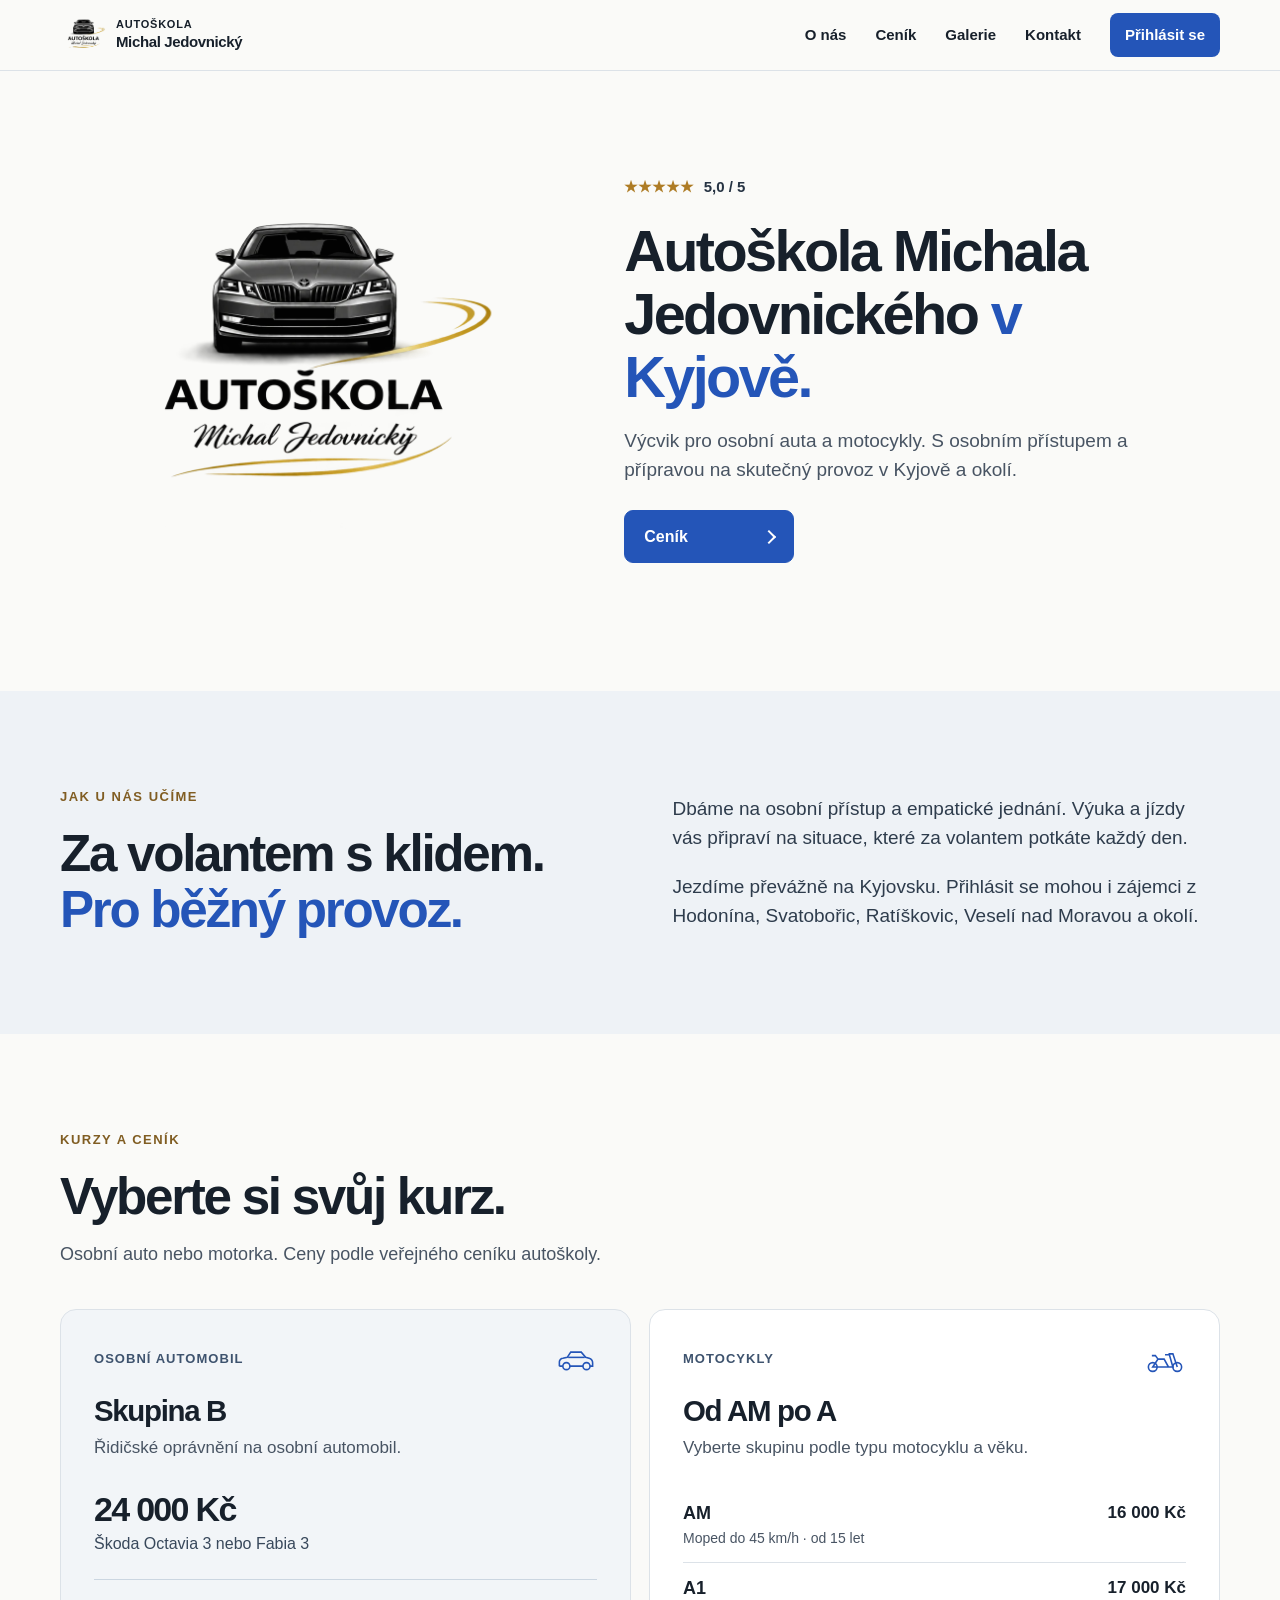
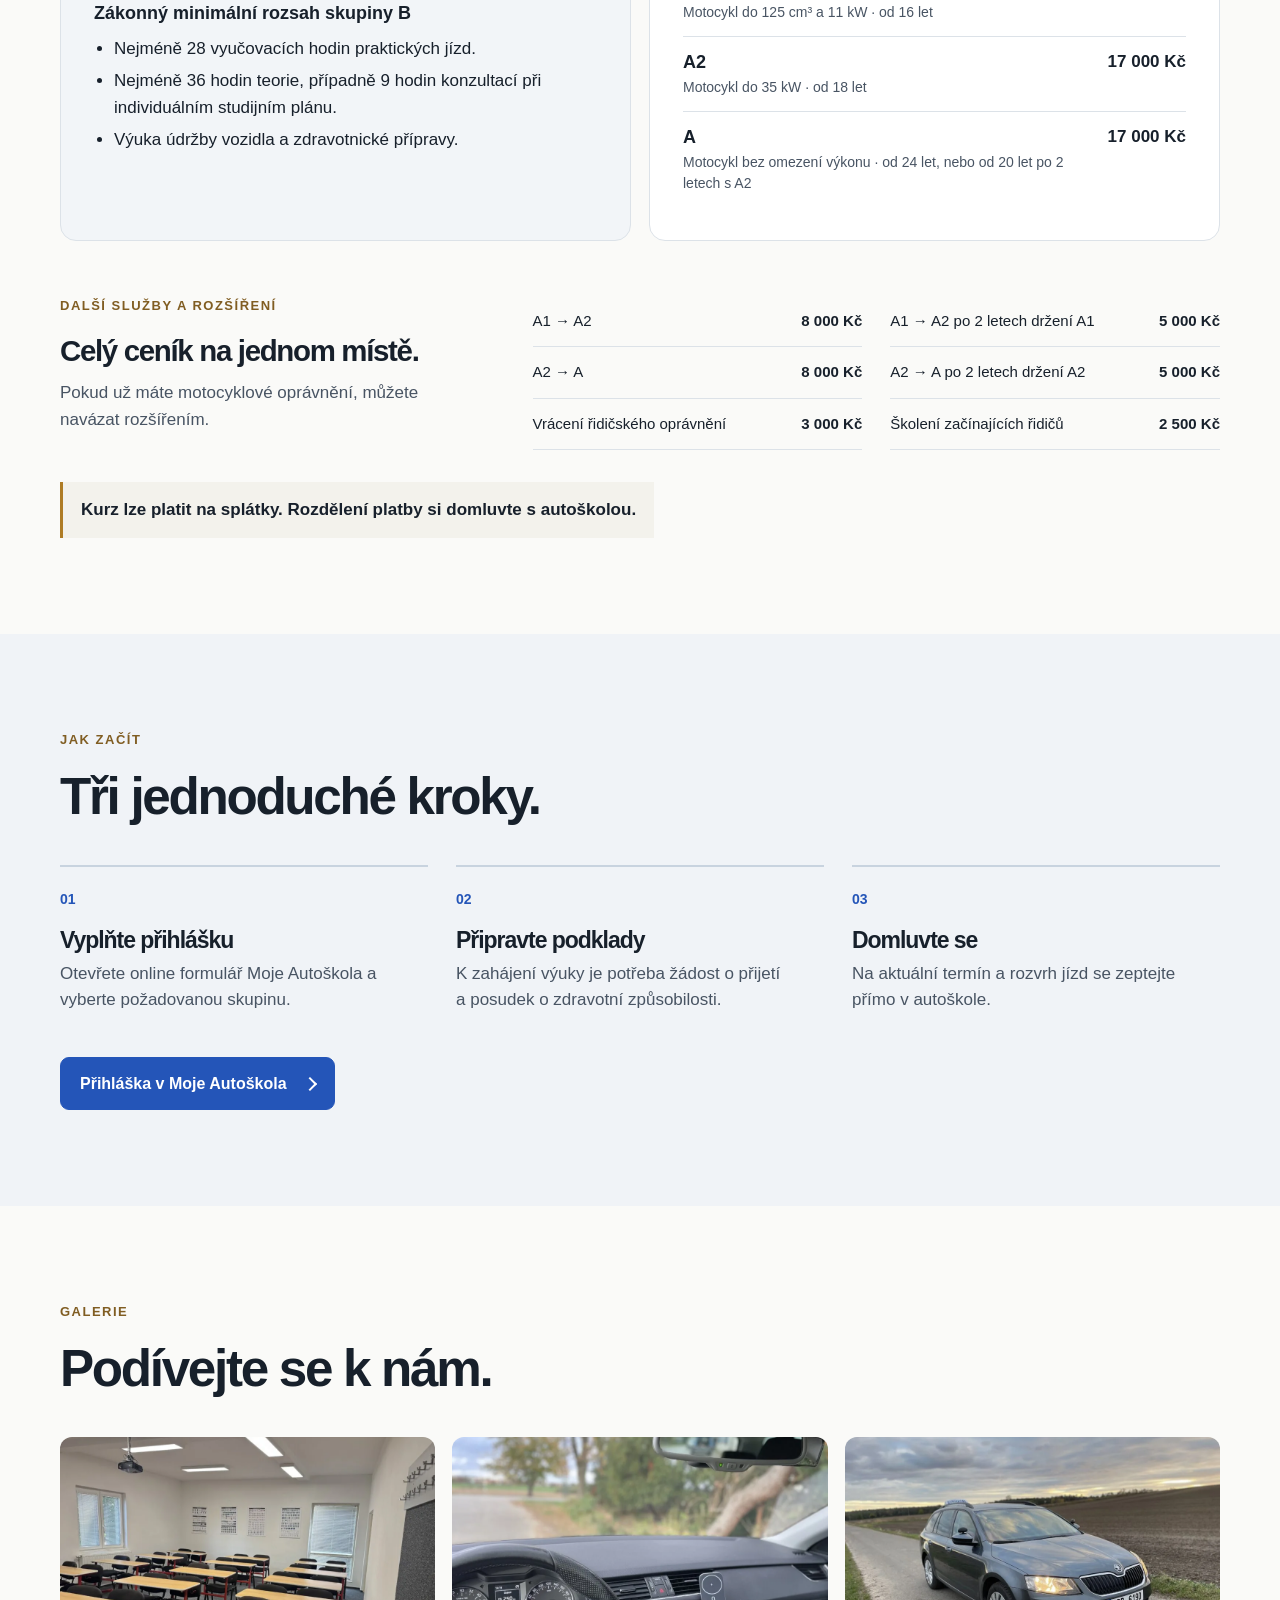
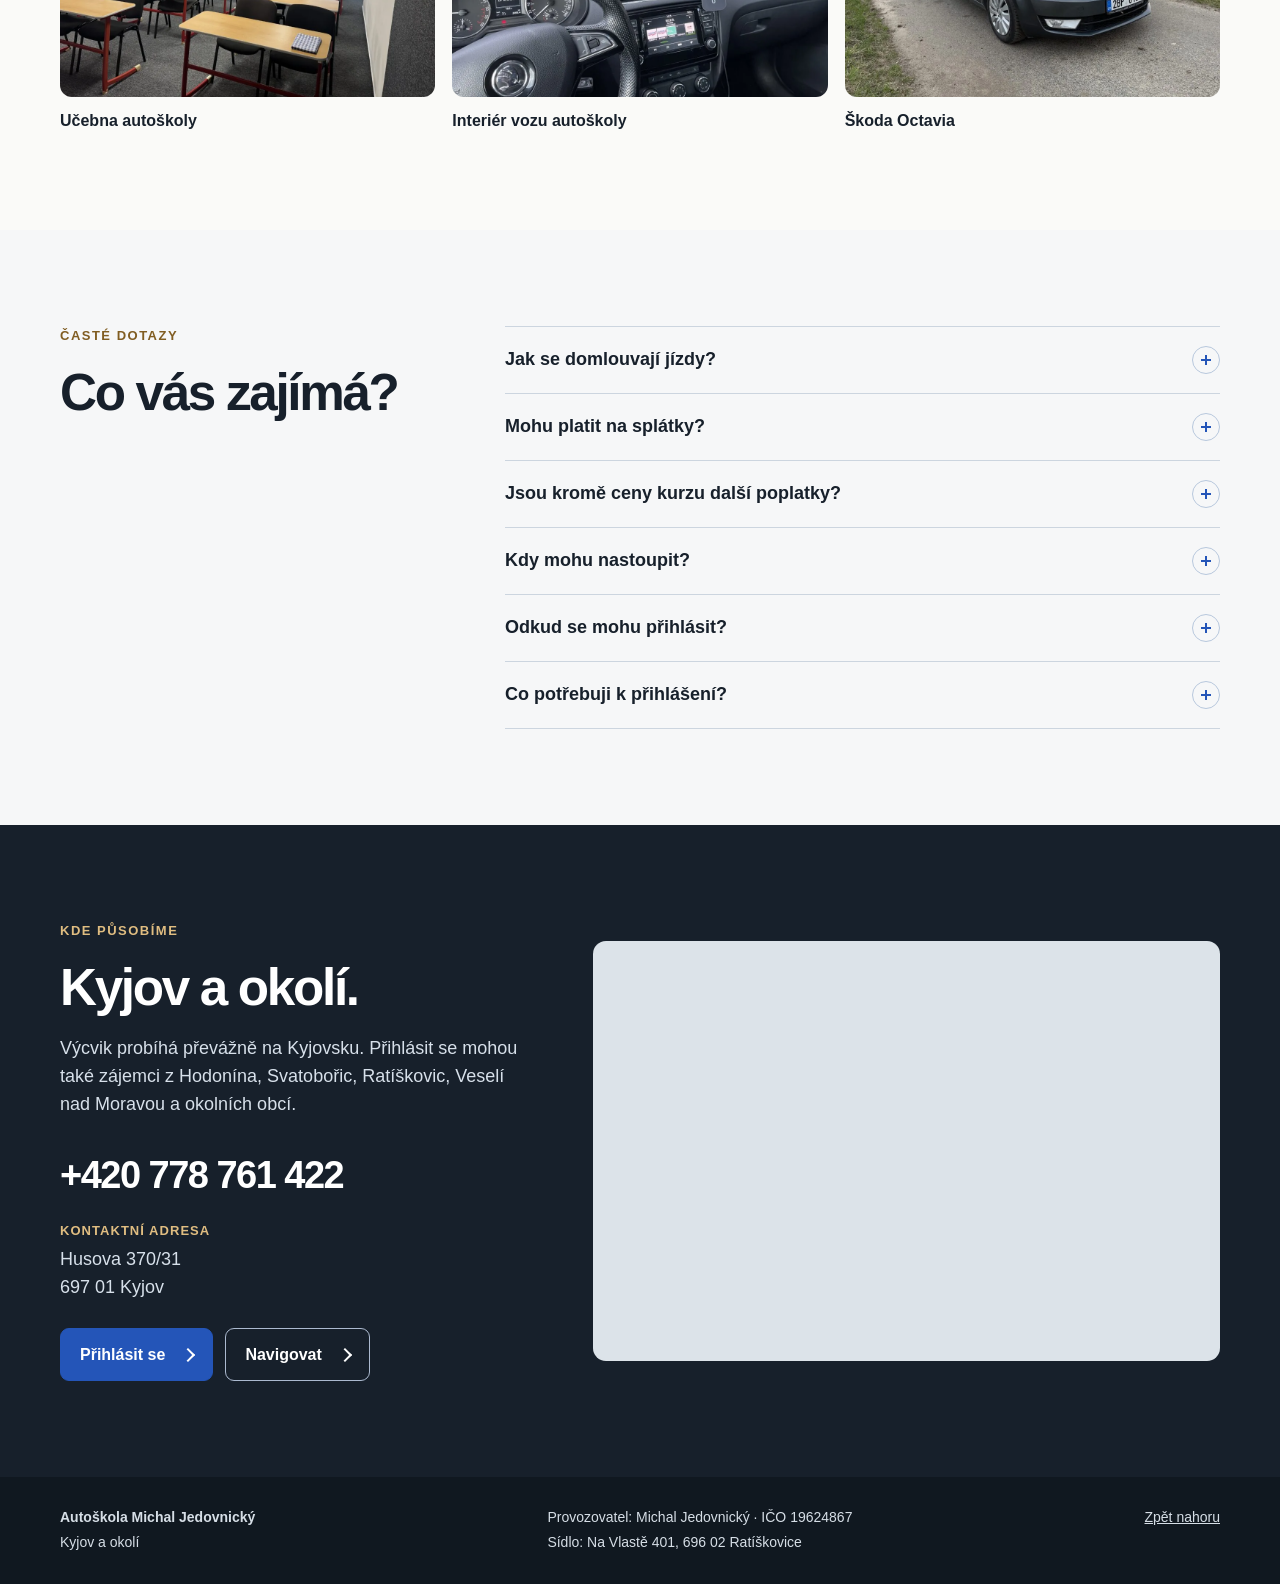
<file: navrhy/navrh-01/staticky-web/index.html>
<!doctype html>
<html lang="cs">
<head>
  <meta charset="utf-8">
  <meta name="viewport" content="width=device-width, initial-scale=1">
  <meta name="theme-color" content="#fafaf8">
  <meta name="description" content="Autoškola Michala Jedovnického v Kyjově. Kurzy skupiny B a motocyklů AM, A1, A2 a A, celý ceník a online přihláška. Výcvik na Kyjovsku.">
  <meta name="robots" content="noindex, follow">
  <title>Autoškola Michal Jedovnický | Kyjov, B a motocykly</title>
  <meta property="og:type" content="website">
  <meta property="og:locale" content="cs_CZ">
  <meta property="og:site_name" content="Autoškola Michal Jedovnický">
  <meta property="og:title" content="Autoškola Michal Jedovnický | Kyjov, B a motocykly">
  <meta property="og:description" content="Autoškola Michala Jedovnického v Kyjově. Kurzy skupiny B a motocyklů AM, A1, A2 a A, celý ceník a online přihláška. Výcvik na Kyjovsku.">
  <meta property="og:url" content="https://autoskola-jedovnicky-navrh.svobodamatyass.chatgpt.site/">
  <meta property="og:image" content="https://autoskola-jedovnicky-navrh.svobodamatyass.chatgpt.site/assets/skoda-octavia.webp">
  <meta property="og:image:alt" content="Škoda Octavia z fotogalerie Autoškoly Michala Jedovnického">
  <meta name="twitter:card" content="summary_large_image">
  <link rel="preload" href="assets/logo-autoskoly.webp" as="image" type="image/webp">
  <link rel="stylesheet" href="styles.css?v=20261112-1">
  <script src="script.js?v=20261112-2" defer></script>
</head>
<body id="top">
  <a class="skip-link" href="#main">Přeskočit na obsah</a>
  <header class="site-header" id="site-header">
    <div class="wrap header-inner">
      <a class="brand" href="#top" aria-label="Autoškola Michala Jedovnického, zpět na začátek">
        <img src="assets/logo-autoskoly.webp" alt="" width="48" height="48">
        <span>Autoškola <strong>Michal Jedovnický</strong></span>
      </a>
      <nav class="main-nav" id="main-nav" aria-label="Hlavní navigace">
        <a href="#pristup">O nás</a><a href="#kurzy">Ceník</a><a href="#galerie">Galerie</a><a href="#kontakt">Kontakt</a>
        <a class="nav-signup" href="https://jedovnicky.moje-autoskola.cz/prihlaska.php?iframe=1" target="_blank" rel="noopener noreferrer">Přihlásit se</a>
      </nav>
      <button class="menu-toggle" type="button" aria-expanded="false" aria-controls="main-nav" aria-label="Otevřít menu"><span></span><span></span></button>
    </div>
  </header>
  <main id="main">
    <section class="hero wrap" aria-labelledby="hero-title">
      <div class="hero-logo"><img src="assets/logo-autoskoly.webp" alt="Logo Autoškoly Michala Jedovnického s autem" width="850" height="850" fetchpriority="high"></div>
      <div class="hero-copy">
        <a class="rating" href="https://kvalty.cz/autoskola/autoskola-michal-jedovnicky" target="_blank" rel="noopener noreferrer" aria-label="Hodnocení 5,0 z 5 podle profilu Kvalty, zobrazit hodnocení"><span class="stars" aria-hidden="true">★★★★★</span><span>5,0 / 5</span></a>
        <h1 id="hero-title">Autoškola Michala Jedovnického <em>v Kyjově.</em></h1>
        <p>Výcvik pro osobní auta a motocykly. S osobním přístupem a přípravou na skutečný provoz v Kyjově a okolí.</p>
        <div class="hero-actions"><a class="button button-primary has-arrow" href="#kurzy">Ceník</a></div>
      </div>
    </section>
    <section class="approach section" id="pristup" aria-labelledby="approach-title">
      <div class="wrap approach-grid">
        <div><p class="eyebrow">Jak u nás učíme</p><h2 id="approach-title">Za volantem s klidem.<br><em>Pro běžný provoz.</em></h2></div>
        <div class="approach-copy"><p>Dbáme na osobní přístup a empatické jednání. Výuka a jízdy vás připraví na situace, které za volantem potkáte každý den.</p><p>Jezdíme převážně na Kyjovsku. Přihlásit se mohou i zájemci z Hodonína, Svatobořic, Ratíškovic, Veselí nad Moravou a okolí.</p></div>
      </div>
    </section>
    <section class="section courses wrap" id="kurzy" aria-labelledby="courses-title">
      <div class="section-head"><p class="eyebrow">Kurzy a ceník</p><h2 id="courses-title">Vyberte si svůj kurz.</h2><p>Osobní auto nebo motorka. Ceny podle veřejného ceníku autoškoly.</p></div>
      <div class="course-grid">
        <article class="course-card course-card-featured">
          <div class="course-card-head"><span class="course-kicker">Osobní automobil</span><svg class="course-symbol" viewBox="0 0 48 36" fill="none" stroke="currentColor" stroke-width="1.8" aria-hidden="true"><path d="M5 25v-5c0-2 2-4 4-4l5-1 4-6h12l5 6 4 1c3 1 4 3 4 5v4h-3m-8 0H17m-8 0H5"/><circle cx="13" cy="25" r="4"/><circle cx="36" cy="25" r="4"/><path d="M15 15h19"/></svg></div>
          <h3>Skupina B</h3><p class="course-intro">Řidičské oprávnění na osobní automobil.</p>
          <div class="main-price"><strong>24 000 Kč</strong><span>Škoda Octavia 3 nebo Fabia 3</span></div>
          <div class="course-detail"><h4>Zákonný minimální rozsah skupiny B</h4><ul><li>Nejméně 28 vyučovacích hodin praktických jízd.</li><li>Nejméně 36 hodin teorie, případně 9 hodin konzultací při individuálním studijním plánu.</li><li>Výuka údržby vozidla a zdravotnické přípravy.</li></ul></div>
        </article>
        <article class="course-card">
          <div class="course-card-head"><span class="course-kicker">Motocykly</span><svg class="course-symbol" viewBox="0 0 48 36" fill="none" stroke="currentColor" stroke-width="1.8" aria-hidden="true"><circle cx="10" cy="26" r="5"/><circle cx="38" cy="26" r="5"/><path d="m10 26 6-9h7l5 9H10Zm18 0h5l-4-14h-5m14 14-5-15h-5m-12 6-3-4H9"/></svg></div>
          <h3>Od AM po A</h3><p class="course-intro">Vyberte skupinu podle typu motocyklu a věku.</p>
          <div class="moto-prices"><div><span><b>AM</b><small>Moped do 45 km/h · od 15 let</small></span><strong>16 000 Kč</strong></div><div><span><b>A1</b><small>Motocykl do 125 cm³ a 11 kW · od 16 let</small></span><strong>17 000 Kč</strong></div><div><span><b>A2</b><small>Motocykl do 35 kW · od 18 let</small></span><strong>17 000 Kč</strong></div><div><span><b>A</b><small>Motocykl bez omezení výkonu · od 24 let, nebo od 20 let po 2 letech s A2</small></span><strong>17 000 Kč</strong></div></div>
          
        </article>
      </div>
      <div class="extras"><div><p class="eyebrow">Další služby a rozšíření</p><h3>Celý ceník na jednom místě.</h3><p>Pokud už máte motocyklové oprávnění, můžete navázat rozšířením.</p></div><div class="extras-list"><div><span>A1 → A2</span><b>8 000 Kč</b></div><div><span>A1 → A2 po 2 letech držení A1</span><b>5 000 Kč</b></div><div><span>A2 → A</span><b>8 000 Kč</b></div><div><span>A2 → A po 2 letech držení A2</span><b>5 000 Kč</b></div><div><span>Vrácení řidičského oprávnění</span><b>3 000 Kč</b></div><div><span>Školení začínajících řidičů</span><b>2 500 Kč</b></div></div></div>
      <p class="installments">Kurz lze platit na splátky. Rozdělení platby si domluvte s autoškolou.</p>
    </section>
    <section class="section steps" id="jak-zacit" aria-labelledby="steps-title"><div class="wrap"><div class="section-head"><p class="eyebrow">Jak začít</p><h2 id="steps-title">Tři jednoduché kroky.</h2></div><ol class="steps-grid"><li><span>01</span><h3>Vyplňte přihlášku</h3><p>Otevřete online formulář Moje Autoškola a vyberte požadovanou skupinu.</p></li><li><span>02</span><h3>Připravte podklady</h3><p>K zahájení výuky je potřeba žádost o přijetí a posudek o zdravotní způsobilosti.</p></li><li><span>03</span><h3>Domluvte se</h3><p>Na aktuální termín a rozvrh jízd se zeptejte přímo v autoškole.</p></li></ol><a class="button button-primary has-arrow" href="https://jedovnicky.moje-autoskola.cz/prihlaska.php?iframe=1" target="_blank" rel="noopener noreferrer">Přihláška v Moje Autoškola</a></div></section>
    <section class="section gallery wrap" id="galerie" aria-labelledby="gallery-title"><div class="section-head"><p class="eyebrow">Galerie</p><h2 id="gallery-title">Podívejte se k nám.</h2></div><div class="gallery-grid"><figure><img src="assets/ucebna.webp" alt="Učebna Autoškoly Michala Jedovnického s lavicemi a výukovými tabulemi" width="1024" height="768" loading="lazy"><figcaption>Učebna autoškoly</figcaption></figure><figure><img src="assets/interier-octavia.webp" alt="Pohled z místa řidiče na volant a palubní desku vozu z galerie autoškoly" width="1024" height="768" loading="lazy"><figcaption>Interiér vozu autoškoly</figcaption></figure><figure><img src="assets/skoda-octavia.webp" alt="Škoda Octavia Autoškoly Michala Jedovnického na silnici" width="1024" height="768" loading="lazy"><figcaption>Škoda Octavia</figcaption></figure></div></section>
    <section class="section faq" id="faq" aria-labelledby="faq-title"><div class="wrap faq-grid"><div><p class="eyebrow">Časté dotazy</p><h2 id="faq-title">Co vás zajímá?</h2></div><div class="faq-list"><details><summary>Jak se domlouvají jízdy?<span aria-hidden="true"></span></summary><p>Na způsob plánování jízd a volné termíny se zeptejte na <a href="tel:+420778761422">778 761 422</a>.</p></details><details><summary>Mohu platit na splátky?<span aria-hidden="true"></span></summary><p>Ano. Podle veřejného ceníku lze cenu kurzu rozdělit do několika splátek. Podmínky platby si upřesníte s autoškolou.</p></details><details><summary>Jsou kromě ceny kurzu další poplatky?<span aria-hidden="true"></span></summary><p>Správní poplatek za závěrečnou zkoušku u úřadu je 700 Kč. Veřejný ceník autoškoly neuvádí, zda je zahrnutý v ceně kurzu. Ověřte si to před přihlášením.</p></details><details><summary>Kdy mohu nastoupit?<span aria-hidden="true"></span></summary><p>Aktuální termín nástupu si ověřte telefonicky na <a href="tel:+420778761422">778 761 422</a>.</p></details><details><summary>Odkud se mohu přihlásit?<span aria-hidden="true"></span></summary><p>Výcvik probíhá především na Kyjovsku. Přihlásit se mohou i zájemci z Hodonína, Svatobořic, Ratíškovic, Veselí nad Moravou a okolí.</p></details><details><summary>Co potřebuji k přihlášení?<span aria-hidden="true"></span></summary><p>Žádost o přijetí k výuce a výcviku a lékařský posudek o zdravotní způsobilosti. Další podrobnosti si ověřte přímo s autoškolou.</p></details></div></div></section>
    <section class="section contact" id="kontakt" aria-labelledby="contact-title"><div class="wrap contact-grid"><div class="contact-copy"><p class="eyebrow">Kde působíme</p><h2 id="contact-title">Kyjov a okolí.</h2><p>Výcvik probíhá převážně na Kyjovsku. Přihlásit se mohou také zájemci z Hodonína, Svatobořic, Ratíškovic, Veselí nad Moravou a okolních obcí.</p><a class="contact-phone" href="tel:+420778761422">+420 778 761 422</a><address><span class="address-label">Kontaktní adresa</span>Husova 370/31<br>697 01 Kyjov</address><div class="contact-actions"><a class="button button-primary has-arrow" href="https://jedovnicky.moje-autoskola.cz/prihlaska.php?iframe=1" target="_blank" rel="noopener noreferrer">Přihlásit se</a><a class="button button-secondary has-arrow" href="https://www.google.com/maps/search/?api=1&amp;query=Husova%20370%2F31%2C%20697%2001%20Kyjov" target="_blank" rel="noopener noreferrer">Navigovat</a></div></div><div class="map"><iframe title="Mapa: Husova 370/31, Kyjov" src="https://maps.google.com/maps?q=Husova%20370%2F31%2C%20697%2001%20Kyjov&amp;z=16&amp;t=m&amp;output=embed" loading="lazy" referrerpolicy="strict-origin-when-cross-origin" allowfullscreen></iframe></div></div></section>
  </main>
  <footer class="site-footer"><div class="wrap footer-inner"><div><strong>Autoškola Michal Jedovnický</strong><span>Kyjov a okolí</span></div><div><span>Provozovatel: Michal Jedovnický · IČO 19624867</span><span>Sídlo: Na Vlastě 401, 696 02 Ratíškovice</span></div><a href="#top">Zpět nahoru</a></div></footer>
</body>
</html>
</file>
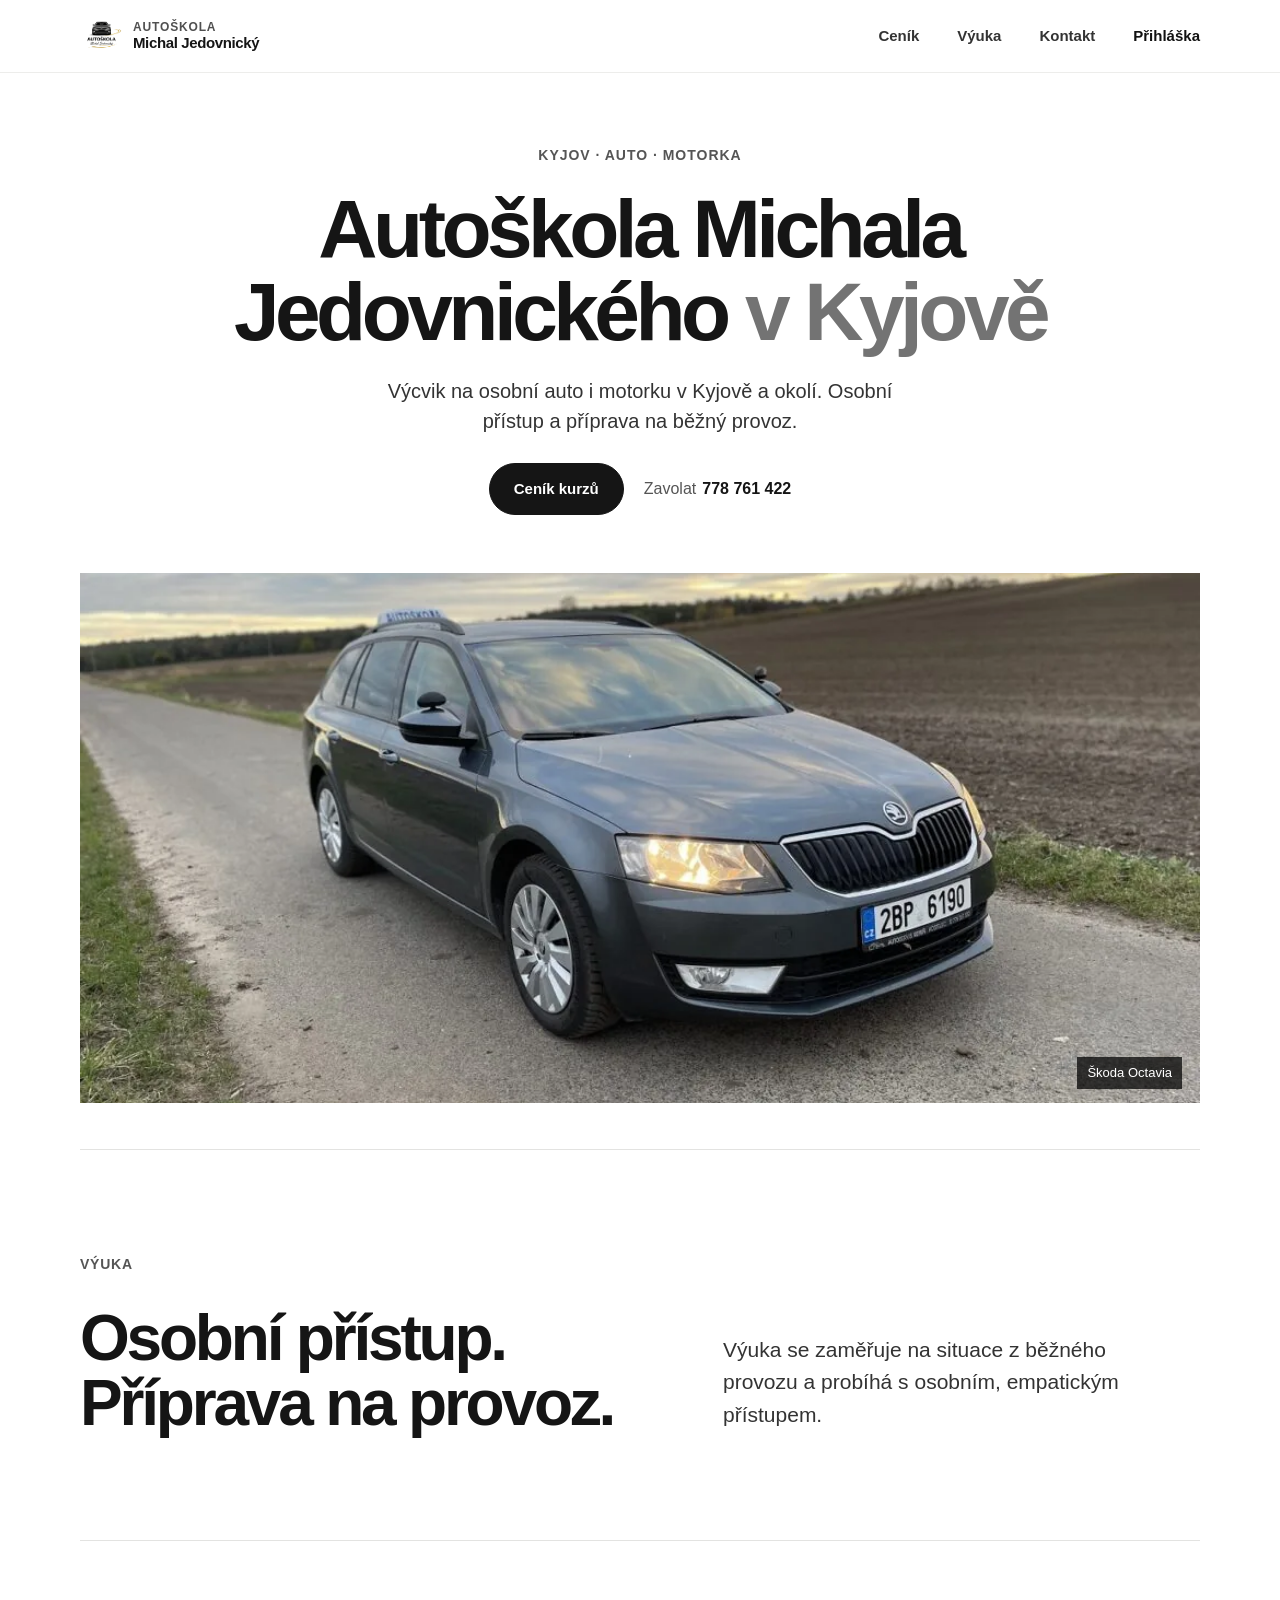
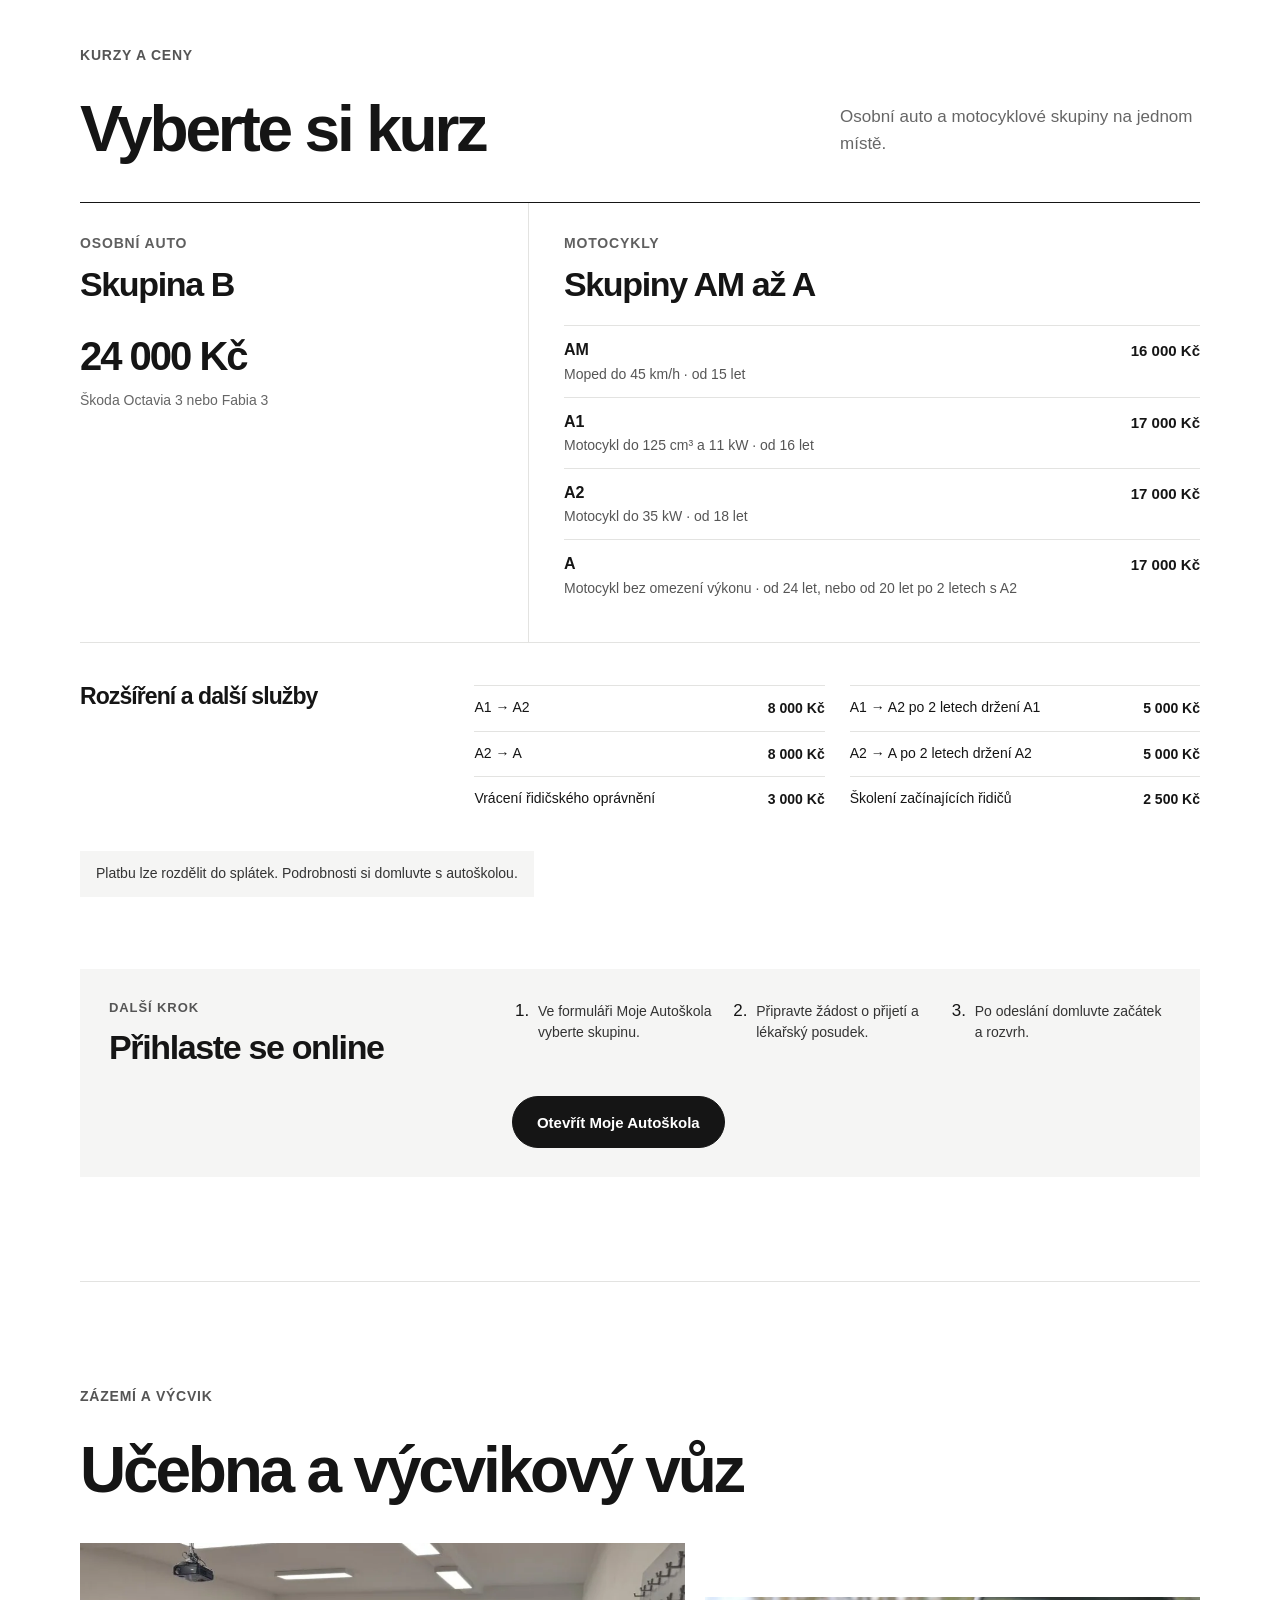
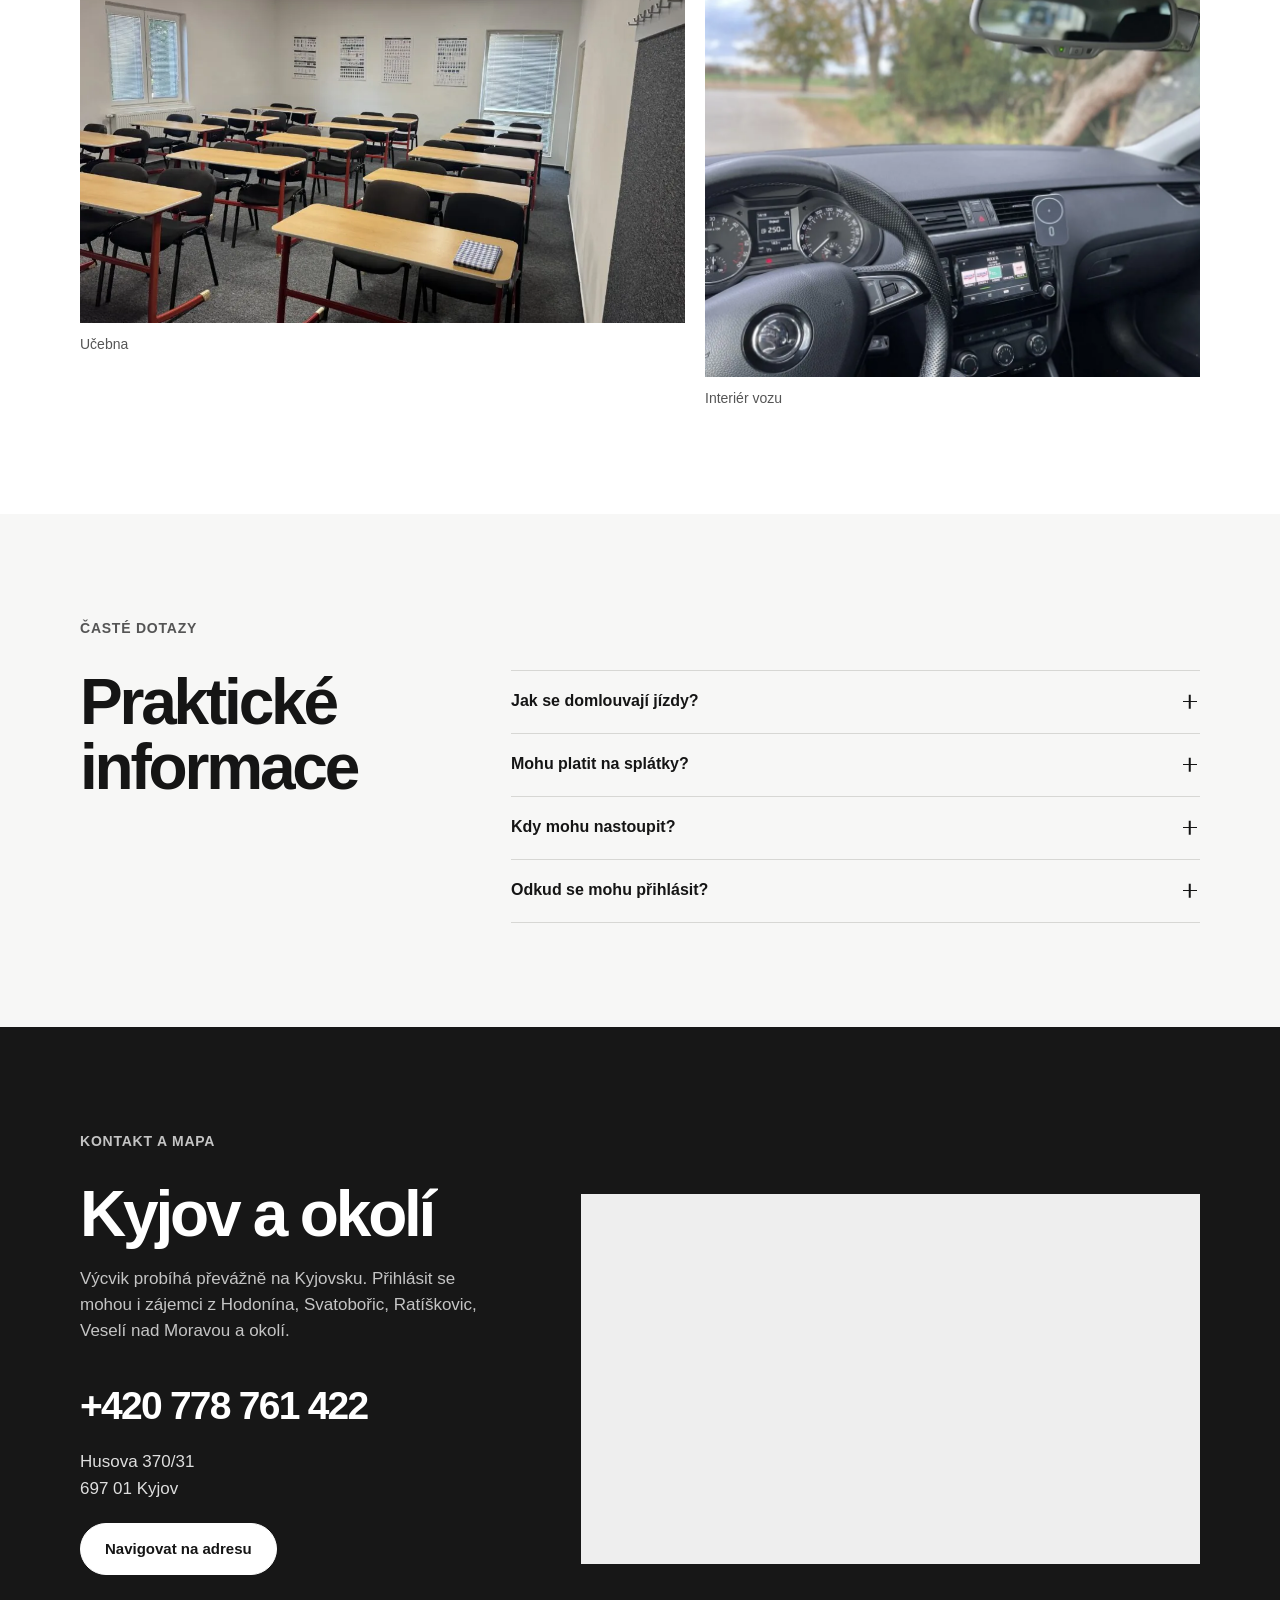
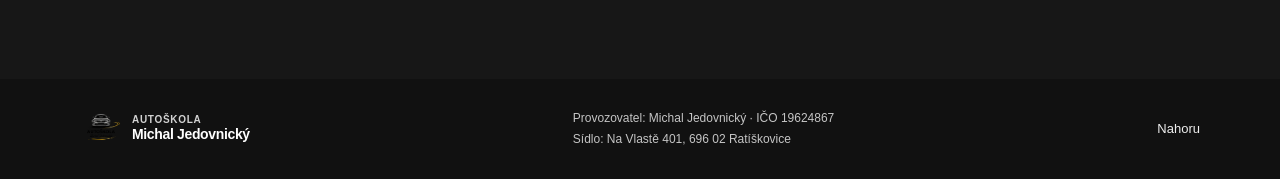
<file: navrhy/navrh-02/web/index.html>
<!doctype html>
<html lang="cs">
<head>
  <meta charset="utf-8">
  <meta name="viewport" content="width=device-width, initial-scale=1">
  <meta name="theme-color" content="#ffffff">
  <meta name="description" content="Autoškola Michala Jedovnického v Kyjově. Výcvik osobních aut a motocyklů, ceník kurzů a online přihláška.">
  <meta name="robots" content="noindex, follow">
  <title>Autoškola Michal Jedovnický — Návrh 02</title>
  <link rel="preload" href="assets/skoda-octavia.webp" as="image" type="image/webp">
  <link rel="stylesheet" href="styles.css">
  <script src="script.js" defer></script>
</head>
<body id="top">
  <a class="skip-link" href="#main">Přeskočit na obsah</a>
  <header class="header" id="header">
    <div class="header-inner">
      <a class="brand" href="#top" aria-label="Autoškola Michal Jedovnický — začátek stránky">
        <img src="assets/logo-autoskoly.webp" alt="" width="46" height="46">
        <span><small>Autoškola</small><strong>Michal Jedovnický</strong></span>
      </a>
      <button class="menu-button" type="button" aria-expanded="false" aria-controls="navigation" aria-label="Otevřít menu"><span></span><span></span></button>
      <nav class="navigation" id="navigation" aria-label="Hlavní navigace">
        <a href="#kurzy">Ceník</a><a href="#pristup">Výuka</a><a href="#kontakt">Kontakt</a>
        <a class="navigation-signup" href="https://jedovnicky.moje-autoskola.cz/prihlaska.php?iframe=1" target="_blank" rel="noopener noreferrer">Přihláška</a>
      </nav>
    </div>
  </header>
  <main id="main">
    <section class="hero" aria-labelledby="hero-title">
      <div class="hero-copy">
        <p class="overline">Kyjov · auto · motorka</p>
        <h1 id="hero-title">Autoškola Michala Jedovnického <span>v Kyjově</span></h1>
        <p class="hero-description">Výcvik na osobní auto i motorku v Kyjově a okolí. Osobní přístup a příprava na běžný provoz.</p>
        <div class="hero-actions">
          <a class="primary-link" href="#kurzy">Ceník kurzů</a>
          <a class="phone-link" href="tel:+420778761422">Zavolat <span>778 761 422</span></a>
        </div>
      </div>
      <figure class="hero-image">
        <img src="assets/skoda-octavia.webp" alt="Škoda Octavia z fotogalerie autoškoly" width="1024" height="768" fetchpriority="high">
        <figcaption>Škoda Octavia</figcaption>
      </figure>
    </section>
    <section class="approach section" id="pristup" aria-labelledby="approach-title">
      <div class="section-label"><p>Výuka</p></div>
      <div class="approach-content">
        <h2 id="approach-title">Osobní přístup.<br>Příprava na provoz.</h2>
        <p>Výuka se zaměřuje na situace z běžného provozu a probíhá s osobním, empatickým přístupem.</p>
      </div>
    </section>
    <section class="courses section" id="kurzy" aria-labelledby="courses-title">
      <div class="section-label"><p>Kurzy a ceny</p></div>
      <div class="section-intro"><h2 id="courses-title">Vyberte si kurz</h2><p>Osobní auto a motocyklové skupiny na jednom místě.</p></div>
      <div class="course-list">
        <article class="course course-car">
          <div class="course-heading"><p>Osobní auto</p><h3>Skupina B</h3></div>
          <div class="course-price"><strong>24 000 Kč</strong><span>Škoda Octavia 3 nebo Fabia 3</span></div>
        </article>
        <article class="course course-moto">
          <div class="course-heading"><p>Motocykly</p><h3>Skupiny AM až A</h3></div>
          <dl class="price-list">
            <div><dt><b>AM</b><small>Moped do 45 km/h · od 15 let</small></dt><dd>16 000 Kč</dd></div>
            <div><dt><b>A1</b><small>Motocykl do 125 cm³ a 11 kW · od 16 let</small></dt><dd>17 000 Kč</dd></div>
            <div><dt><b>A2</b><small>Motocykl do 35 kW · od 18 let</small></dt><dd>17 000 Kč</dd></div>
            <div><dt><b>A</b><small>Motocykl bez omezení výkonu · od 24 let, nebo od 20 let po 2 letech s A2</small></dt><dd>17 000 Kč</dd></div>
          </dl>
        </article>
      </div>
      <div class="extras">
        <h3>Rozšíření a další služby</h3>
        <dl class="price-list price-list-compact">
          <div><dt>A1 → A2</dt><dd>8 000 Kč</dd></div>
          <div><dt>A1 → A2 po 2 letech držení A1</dt><dd>5 000 Kč</dd></div>
          <div><dt>A2 → A</dt><dd>8 000 Kč</dd></div>
          <div><dt>A2 → A po 2 letech držení A2</dt><dd>5 000 Kč</dd></div>
          <div><dt>Vrácení řidičského oprávnění</dt><dd>3 000 Kč</dd></div>
          <div><dt>Školení začínajících řidičů</dt><dd>2 500 Kč</dd></div>
        </dl>
      </div>
      <p class="installments">Platbu lze rozdělit do splátek. Podrobnosti si domluvte s autoškolou.</p>
      <div class="enrolment">
        <div><p class="overline">Další krok</p><h3>Přihlaste se online</h3></div>
        <ol>
          <li><p>Ve formuláři Moje Autoškola vyberte skupinu.</p></li>
          <li><p>Připravte žádost o přijetí a lékařský posudek.</p></li>
          <li><p>Po odeslání domluvte začátek a rozvrh.</p></li>
        </ol>
        <a class="primary-link" href="https://jedovnicky.moje-autoskola.cz/prihlaska.php?iframe=1" target="_blank" rel="noopener noreferrer">Otevřít Moje Autoškola</a>
      </div>
    </section>
    <section class="gallery section" aria-labelledby="gallery-title">
      <div class="section-label"><p>Zázemí a výcvik</p></div>
      <div class="section-intro"><h2 id="gallery-title">Učebna a výcvikový vůz</h2></div>
      <div class="gallery-grid">
        <figure><img src="assets/ucebna.webp" alt="Učebna autoškoly s lavicemi a výukovými tabulemi" width="1024" height="768" loading="lazy"><figcaption>Učebna</figcaption></figure>
        <figure><img src="assets/interier-octavia.webp" alt="Volant a palubní deska vozu z fotogalerie autoškoly" width="1024" height="768" loading="lazy"><figcaption>Interiér vozu</figcaption></figure>
      </div>
    </section>
    <section class="faq section" id="faq" aria-labelledby="faq-title">
      <div class="section-label"><p>Časté dotazy</p></div>
      <div class="faq-grid">
        <h2 id="faq-title">Praktické informace</h2>
        <div class="faq-list">
          <details><summary>Jak se domlouvají jízdy?<span aria-hidden="true"></span></summary><p>O plánování jízd a volných termínech se informujte na <a href="tel:+420778761422">778 761 422</a>.</p></details>
          <details><summary>Mohu platit na splátky?<span aria-hidden="true"></span></summary><p>Ano. Kurz lze platit na splátky. Konkrétní podmínky si domluvte s autoškolou.</p></details>
          <details><summary>Kdy mohu nastoupit?<span aria-hidden="true"></span></summary><p>Aktuální termín nástupu ověřte na <a href="tel:+420778761422">778 761 422</a>.</p></details>
          <details><summary>Odkud se mohu přihlásit?<span aria-hidden="true"></span></summary><p>Výcvik probíhá převážně na Kyjovsku. Přihlásit se můžete také z Hodonína, Svatobořic, Ratíškovic, Veselí nad Moravou a okolí.</p></details>
        </div>
      </div>
    </section>
    <section class="contact section" id="kontakt" aria-labelledby="contact-title">
      <div class="section-label"><p>Kontakt a mapa</p></div>
      <div class="contact-grid">
        <div class="contact-copy">
          <h2 id="contact-title">Kyjov a okolí</h2>
          <p>Výcvik probíhá převážně na Kyjovsku. Přihlásit se mohou i zájemci z Hodonína, Svatobořic, Ratíškovic, Veselí nad Moravou a okolí.</p>
          <a class="contact-phone" href="tel:+420778761422">+420 778 761 422</a>
          <address>Husova 370/31<br>697 01 Kyjov</address>
          <a class="primary-link" href="https://www.google.com/maps/search/?api=1&amp;query=Husova%20370%2F31%2C%20697%2001%20Kyjov" target="_blank" rel="noopener noreferrer">Navigovat na adresu</a>
        </div>
        <div class="map"><iframe title="Mapa kontaktní adresy na Husově 370/31 v Kyjově" src="https://maps.google.com/maps?q=Husova%20370%2F31%2C%20697%2001%20Kyjov&amp;z=16&amp;t=m&amp;output=embed" loading="lazy" referrerpolicy="strict-origin-when-cross-origin" allowfullscreen></iframe></div>
      </div>
    </section>
  </main>
  <footer class="footer">
    <div class="footer-inner">
      <a class="footer-brand" href="#top"><img src="assets/logo-autoskoly.webp" alt="" width="44" height="44"><span>Autoškola<strong>Michal Jedovnický</strong></span></a>
      <div class="footer-legal"><span>Provozovatel: Michal Jedovnický · IČO 19624867</span><span>Sídlo: Na Vlastě 401, 696 02 Ratíškovice</span></div>
      <a class="back-to-top" href="#top">Nahoru</a>
    </div>
  </footer>
</body>
</html>
</file>
<file: navrhy/navrh-01/staticky-web/styles.css>
:root{--ink:#17202b;--muted:#485463;--line:#dce2e8;--paper:#fafaf8;--soft:#f2f5f8;--blue:#2455b8;--gold:#ae7c25;--max:1160px}
*{box-sizing:border-box}html{scroll-behavior:smooth;scroll-padding-top:78px}body{margin:0;background:var(--paper);color:var(--ink);font:17px/1.55 -apple-system,BlinkMacSystemFont,"Segoe UI",Arial,sans-serif;-webkit-font-smoothing:antialiased}a{color:inherit}button{font:inherit}img,svg{max-width:100%}h1,h2,h3,h4,p{margin-top:0}h1,h2,h3{line-height:1.09;letter-spacing:-.045em}h1{font-size:clamp(38px,4.5vw,68px)}h2{font-size:clamp(34px,4vw,54px)}h3{font-size:clamp(25px,2.3vw,32px)}em{font-style:normal;color:var(--blue)}.wrap{width:min(var(--max),calc(100% - 44px));margin-inline:auto}.section{padding-block:96px}.eyebrow{margin:0 0 19px;color:#805d22;font-size:13px;font-weight:750;letter-spacing:.115em;text-transform:uppercase}.section-head{max-width:730px;margin-bottom:40px}.section-head h2{margin-bottom:16px}.section-head>p:last-child{color:var(--muted);font-size:18px}.skip-link{position:fixed;z-index:100;top:-100px;left:12px;padding:10px;background:white}.skip-link:focus{top:12px}a:focus-visible,button:focus-visible,summary:focus-visible{outline:3px solid #78a1f1;outline-offset:3px}
.site-header{position:sticky;top:0;z-index:30;background:rgba(250,250,248,.96);border-bottom:1px solid var(--line);backdrop-filter:blur(14px);transition:transform .25s ease}.site-header.is-hidden{transform:translateY(-105%)}.site-header:focus-within{transform:none}.header-inner{display:flex;align-items:center;justify-content:space-between;gap:20px;min-height:70px}.brand{display:flex;align-items:center;gap:9px;text-decoration:none;min-width:0}.brand img{display:block;width:47px;height:47px;object-fit:cover;flex:none}.brand span{display:grid;font-size:11px;line-height:1.25;text-transform:uppercase;letter-spacing:.07em;font-weight:700}.brand strong{font-size:15px;line-height:1.3;text-transform:none;letter-spacing:-.025em}.main-nav{display:flex;align-items:center;gap:29px}.main-nav a{text-decoration:none;color:var(--ink);font-size:15px;font-weight:600}.main-nav a:hover{text-decoration:underline;text-underline-offset:5px}.main-nav .nav-signup{padding:10px 15px;border-radius:8px;color:#fff;background:var(--blue)}.main-nav .nav-signup:hover{text-decoration:none;background:#1c438f}.menu-toggle{display:none}
.hero{display:grid;grid-template-columns:.9fr 1.1fr;align-items:center;gap:clamp(35px,6vw,90px);min-height:620px;padding-block:65px 90px}.hero-logo{display:grid;place-items:center;min-width:0}.hero-logo img{display:block;width:min(100%,420px);height:auto;object-fit:contain}.hero-copy{max-width:600px}.rating:hover{text-decoration:underline;text-underline-offset:3px}.rating{display:inline-flex;align-items:center;gap:10px;margin-bottom:22px;text-decoration:none;color:#263343;font-size:15px;font-weight:700}.stars{color:var(--gold);letter-spacing:.06em}.hero h1{margin-bottom:19px}.hero-copy>p{max-width:550px;margin-bottom:26px;color:var(--muted);font-size:19px;line-height:1.5}.hero-actions,.contact-actions{display:flex;flex-wrap:wrap;gap:12px}.button{display:inline-flex;align-items:center;justify-content:space-between;gap:18px;min-height:53px;padding:13px 19px;border:1px solid var(--blue);border-radius:9px;text-decoration:none;font-size:16px;font-weight:750;line-height:1.25;transition:background .18s,color .18s,transform .18s}.button:hover{transform:translateY(-2px)}.button-primary{background:var(--blue);color:white}.button-primary:hover{background:#1a418e}.button-secondary{background:white;color:var(--blue)}.button-secondary:hover{background:#eff4ff}.has-arrow:after{content:"";display:inline-block;width:8px;height:8px;border-top:2px solid currentColor;border-right:2px solid currentColor;transform:rotate(45deg);flex:none}.hero-actions .button{min-width:170px}
.approach{background:#eef2f6}.approach-grid{display:grid;grid-template-columns:1fr 1fr;gap:65px;align-items:center}.approach h2{margin:0}.approach-copy{max-width:530px;color:#2e3c4c;font-size:19px}.approach-copy p:last-child{margin-bottom:0}
.courses{scroll-margin-top:75px}.course-grid{display:grid;grid-template-columns:1fr 1fr;gap:18px;align-items:stretch}.course-card{padding:33px;background:#fff;border:1px solid var(--line);border-radius:16px}.course-card-featured{background:var(--soft)}.course-card-head{display:flex;align-items:center;justify-content:space-between;gap:15px;margin-bottom:18px}.course-kicker{font-size:13px;font-weight:750;letter-spacing:.08em;text-transform:uppercase;color:#3e536e}.course-symbol{width:42px;height:34px;color:var(--blue);flex:none}.course-card h3{margin-bottom:8px}.course-intro{color:var(--muted);font-size:17px}.main-price{display:grid;gap:4px;padding-block:13px 22px}.main-price strong{font-size:34px;line-height:1.1;letter-spacing:-.05em}.main-price span{color:#38485b;font-size:16px}.course-detail{padding-top:20px;border-top:1px solid #cbd6e1}.course-detail h4{margin-bottom:8px;font-size:18px}.course-detail ul{margin:0 0 14px;padding-left:20px}.course-detail li{margin:6px 0}.moto-prices{display:grid;margin-top:27px}.moto-prices>div{display:flex;justify-content:space-between;gap:12px;padding:12px 0;border-bottom:1px solid var(--line)}.moto-prices>div:last-child{border-bottom:0}.moto-prices span{display:grid}.moto-prices b{font-size:18px}.moto-prices small{color:var(--muted);font-size:14px}.moto-prices strong{white-space:nowrap;font-size:17px}.extras{display:grid;grid-template-columns:.75fr 1.25fr;gap:60px;padding-top:55px}.extras h3{margin-bottom:13px}.extras p:not(.eyebrow){color:var(--muted)}.extras-list{display:grid;grid-template-columns:1fr 1fr;column-gap:28px}.extras-list div{display:flex;justify-content:space-between;gap:15px;padding:13px 0;border-bottom:1px solid var(--line);font-size:15px}.extras-list b{white-space:nowrap}.installments{display:inline-block;margin:32px 0 0;padding:15px 18px;border-left:3px solid var(--gold);background:#f3f2ec;font-weight:600}
.steps{background:#f0f3f7}.steps-grid{display:grid;grid-template-columns:repeat(3,1fr);gap:28px;margin:0 0 27px;padding:0;list-style:none}.steps-grid li{padding-top:19px;border-top:2px solid #c8d3df}.steps-grid li>span{color:var(--blue);font-size:14px;font-weight:800}.steps-grid h3{margin:15px 0 8px;font-size:23px}.steps-grid p{max-width:330px;color:var(--muted)}
.gallery-grid{display:grid;grid-template-columns:repeat(3,1fr);gap:17px}.gallery-grid figure{margin:0}.gallery-grid img{display:block;width:100%;aspect-ratio:4/3;object-fit:cover;border-radius:12px}.gallery-grid figcaption{padding-top:12px;font-size:16px;font-weight:650}
.faq{background:#f6f7f8}.faq-grid{display:grid;grid-template-columns:.7fr 1.3fr;gap:60px}.faq-list details{border-bottom:1px solid #ccd5df}.faq-list details:first-child{border-top:1px solid #ccd5df}.faq-list summary{display:flex;align-items:center;justify-content:space-between;gap:15px;min-height:66px;cursor:pointer;list-style:none;font-size:18px;font-weight:650}.faq-list summary::-webkit-details-marker{display:none}.faq-list summary span{position:relative;width:28px;height:28px;flex:none;border:1px solid #b8c8dd;border-radius:50%}.faq-list summary span:before,.faq-list summary span:after{content:"";position:absolute;top:12px;left:8px;width:10px;height:2px;background:var(--blue)}.faq-list summary span:after{transform:rotate(90deg)}.faq-list details[open] summary span:after{display:none}.faq-list details p{max-width:590px;margin:0 38px 18px 0;color:var(--muted)}
.contact{background:#17202b;color:white}.contact-grid{display:grid;grid-template-columns:.85fr 1.15fr;align-items:center;gap:70px}.contact .eyebrow{color:#e0bd81}.contact h2{margin-bottom:19px}.contact-copy>p:not(.eyebrow){max-width:480px;color:#d7e0ea;font-size:18px}.contact-phone{display:block;width:max-content;margin:27px 0 16px;color:white;font-size:clamp(25px,3vw,38px);font-weight:760;letter-spacing:-.04em;text-decoration:none}.contact-phone:hover{text-decoration:underline}.contact address{margin-bottom:27px;color:#d7e0ea;font-style:normal;font-size:18px}.contact .address-label{display:block;margin-bottom:5px;color:#e0bd81;font-size:13px;font-weight:750;letter-spacing:.08em;text-transform:uppercase}.contact .button-secondary{border-color:#acbad0;background:transparent;color:white}.contact .button-secondary:hover{background:#2c3d52}.map{height:420px;overflow:hidden;border-radius:13px;background:#dce3e9}.map iframe{display:block;width:100%;height:100%;border:0}.site-footer{padding-block:30px;background:#101820;color:#d6dee6}.footer-inner{display:flex;align-items:flex-start;justify-content:space-between;gap:28px;font-size:14px}.footer-inner>div{display:grid;gap:3px}.footer-inner a{white-space:nowrap}
@media(max-width:900px){.main-nav{gap:15px}.hero{gap:25px}.approach-grid,.faq-grid,.contact-grid{gap:34px}.extras{gap:30px}}
@media(max-width:700px){html{scroll-padding-top:70px}.wrap{width:min(var(--max),calc(100% - 36px))}.section{padding-block:65px}.header-inner{min-height:62px}.brand img{width:42px;height:42px}.brand span{font-size:10px}.brand strong{font-size:14px}.menu-toggle{display:grid;align-content:center;justify-items:center;gap:5px;width:42px;height:42px;flex:none;border:1px solid #ccd4df;border-radius:9px;background:#fff;cursor:pointer}.menu-toggle span{display:block;width:18px;height:2px;background:var(--ink);transition:transform .2s}.menu-toggle[aria-expanded=true] span:first-child{transform:translateY(3.5px) rotate(45deg)}.menu-toggle[aria-expanded=true] span:last-child{transform:translateY(-3.5px) rotate(-45deg)}.main-nav{display:none;position:absolute;top:100%;left:0;right:0;flex-direction:column;align-items:stretch;gap:0;padding:10px 18px 19px;border-bottom:1px solid var(--line);background:var(--paper);box-shadow:0 12px 20px #11182717}.main-nav.is-open{display:flex}.main-nav a{padding:12px 5px;font-size:17px}.main-nav .nav-signup{margin-top:7px;padding:12px 15px;text-align:center}.hero{grid-template-columns:1fr;gap:0;min-height:0;padding-block:25px 66px}.hero-logo img{width:min(100%,305px)}.hero-copy{max-width:540px}.rating{margin:5px 0 13px;font-size:14px}.hero h1{margin-bottom:14px;font-size:clamp(35px,8vw,48px)}.hero-copy>p{margin-bottom:22px;font-size:17px}.hero-actions{gap:10px}.hero-actions .button{flex:1;min-width:0;padding:11px 13px;font-size:15px}.approach-grid,.course-grid,.extras,.faq-grid,.contact-grid{grid-template-columns:1fr}.approach-grid{gap:20px}.approach-copy{font-size:17px}.section-head{margin-bottom:28px}.section-head>p:last-child{font-size:17px}.course-card{padding:23px}.course-grid{gap:13px}.extras{gap:15px;padding-top:43px}.extras-list{grid-template-columns:1fr}.extras-list div{font-size:16px}.steps-grid{grid-template-columns:1fr;gap:13px}.steps-grid li{padding-top:14px}.steps-grid h3{margin:5px 0}.steps-grid p{margin-bottom:5px}.gallery-grid{grid-template-columns:1fr;gap:23px}.gallery-grid img{aspect-ratio:1.5}.faq-grid{gap:24px}.faq-list summary{font-size:17px}.contact-grid{gap:30px}.map{height:340px}.footer-inner{flex-direction:column;gap:22px}}
@media(max-width:380px){.brand strong{font-size:12px}.hero-actions .button{font-size:13px;padding-inline:10px}.moto-prices small{font-size:13px}.moto-prices strong{font-size:15px}}
@media(prefers-reduced-motion:reduce){html{scroll-behavior:auto}.site-header,.button,.menu-toggle span{transition:none}}
.gallery-grid img{height:260px}
@media(max-width:700px){.gallery-grid img{height:clamp(220px,65vw,310px)}}


/* Progressive enhancement: page content is visible until the observer is ready. */
@media (prefers-reduced-motion: no-preference) {
  .motion-ready .reveal-item {
    opacity: 0;
    transform: translate3d(0, 14px, 0);
  }
  .motion-ready .reveal-item.is-visible {
    opacity: 1;
    transform: none;
    transition:
      opacity .65s ease var(--reveal-delay, 0ms),
      transform .65s cubic-bezier(.2, .7, .2, 1) var(--reveal-delay, 0ms);
  }
}
@media (prefers-reduced-motion: reduce), print {
  .motion-ready .reveal-item {
    opacity: 1;
    transform: none;
    transition: none;
  }
}

.site-footer .social-links{display:flex;flex-wrap:wrap;gap:14px;margin-top:12px}
.site-footer .social-links a{color:#fff;font-weight:650;text-decoration:underline;text-decoration-color:#8090a3;text-underline-offset:4px}
.site-footer .social-links a:hover{text-decoration-color:#fff}
</file>
<file: navrhy/navrh-02/web/styles.css>
:root {
  color-scheme: light;
  --ink: #151515;
  --body: #333;
  --muted: #666;
  --soft: #f5f5f4;
  --line: #e3e3e1;
  --white: #fff;
  --max: 1120px;
  --gutter: clamp(22px, 5vw, 74px);
  --ease-apple: cubic-bezier(.22, .61, .36, 1);
  font-family: -apple-system, BlinkMacSystemFont, "Helvetica Neue", "Segoe UI", sans-serif;
  font-optical-sizing: auto;
  text-rendering: optimizeLegibility;
}
* { box-sizing: border-box; }
html { scroll-behavior: smooth; scroll-padding-top: 86px; }
body { margin: 0; color: var(--ink); background: var(--white); font-size: 17px; line-height: 1.55; -webkit-font-smoothing: antialiased; }
a { color: inherit; }
button { font: inherit; }
img { display: block; max-width: 100%; }
h1,h2,h3,p,figure { margin-top: 0; }
h1,h2,h3 { line-height: 1.02; }
h1 { max-width: 900px; margin-bottom: 22px; font-size: clamp(42px, 7.5vw, 82px); font-weight: 650; letter-spacing: -.055em; text-wrap: balance; }
h2 { margin-bottom: 22px; font-size: clamp(36px, 6.2vw, 64px); font-weight: 620; letter-spacing: -.05em; text-wrap: balance; }
h3 { margin-bottom: 10px; font-size: clamp(25px, 3.8vw, 34px); font-weight: 620; letter-spacing: -.04em; }
.skip-link { position: fixed; z-index: 100; top: -100px; left: 12px; padding: 10px 14px; background: var(--white); }
.skip-link:focus { top: 12px; }
a:focus-visible, button:focus-visible, summary:focus-visible { outline: 3px solid #111; outline-offset: 3px; box-shadow: 0 0 0 2px #fff; }
.header { position: sticky; z-index: 20; top: 0; border-bottom: 1px solid #ededeb; background: var(--white); transition: transform .24s var(--ease-apple); }
.header.is-hidden { transform: translateY(-105%); }
.header:focus-within { transform: translateY(0); }
.header-inner { width: min(var(--max), calc(100% - 2 * var(--gutter))); min-height: 72px; margin-inline: auto; display: flex; align-items: center; justify-content: space-between; }
.brand, .footer-brand { display: inline-flex; align-items: center; gap: 10px; text-decoration: none; }
.brand img { width: 43px; height: 43px; object-fit: cover; }
.brand span, .footer-brand span { display: grid; line-height: 1.2; }
.brand small, .footer-brand span { color: #505050; font-size: 12px; font-weight: 650; letter-spacing: .07em; text-transform: uppercase; }
.brand strong, .footer-brand strong { color: var(--ink); font-size: 15px; letter-spacing: -.025em; text-transform: none; }
.navigation { display: flex; align-items: center; gap: clamp(20px, 3vw, 38px); }
.navigation a { color: var(--body); font-size: 15px; font-weight: 550; text-decoration: none; transition: color .16s var(--ease-apple); }
.navigation a:hover { color: #000; }
.navigation .navigation-signup { color: #111; }
.navigation-signup span { padding-left: 4px; }
.menu-button { display: none; }
.hero { width: min(var(--max), calc(100% - 2 * var(--gutter))); margin-inline: auto; padding: clamp(54px, 8vh, 88px) 0 46px; }
.hero-copy { max-width: 900px; margin-inline: auto; text-align: center; }
.overline { display: flex; align-items: center; justify-content: center; gap: 10px; margin-bottom: 20px; color: #555; font-size: 14px; font-weight: 650; letter-spacing: .07em; text-transform: uppercase; }
.hero h1 span { color: #737373; }
.hero-description { max-width: 560px; margin: 0 auto 27px; color: var(--body); font-size: clamp(17px, 2vw, 20px); line-height: 1.5; }
.hero-actions { display: flex; align-items: center; justify-content: center; flex-wrap: wrap; gap: 20px; margin-bottom: clamp(34px, 6vw, 58px); }
.primary-link { display: inline-flex; min-height: 52px; align-items: center; justify-content: center; gap: 10px; padding: 13px 24px; border: 1px solid var(--ink); border-radius: 999px; background: var(--ink); color: var(--white); font-size: 15px; font-weight: 620; text-decoration: none; transition: background .18s var(--ease-apple), color .18s var(--ease-apple), transform .18s var(--ease-apple), box-shadow .18s var(--ease-apple); }
.primary-link:hover { background: #303030; box-shadow: 0 8px 22px rgb(0 0 0 / 12%); transform: translateY(-1px); }
.primary-link:active { box-shadow: none; transform: scale(.985); }
.phone-link { display: inline-flex; flex-wrap: wrap; gap: 6px; color: #555; font-size: 16px; text-decoration: none; }
.phone-link span { color: var(--ink); font-weight: 650; }
.hero-image { position: relative; width: 100%; height: clamp(230px, 45vw, 530px); margin: 0; overflow: hidden; background: #e8e8e6; }
.hero-image img { width: 100%; height: 100%; object-fit: cover; object-position: center 59%; }
.hero-image figcaption { position: absolute; right: 18px; bottom: 14px; padding: 6px 10px; background: rgb(0 0 0 / 72%); color: white; font-size: 13px; }
.section { width: min(var(--max), calc(100% - 2 * var(--gutter))); margin-inline: auto; padding-block: clamp(68px, 8.6vw, 104px); border-top: 1px solid var(--line); }
.section-label { display: flex; align-items: center; gap: 12px; margin-bottom: 30px; color: #777; }
.section-label p { margin: 0; color: #555; font-size: 14px; font-weight: 650; letter-spacing: .055em; text-transform: uppercase; }
.approach-content { display: grid; grid-template-columns: 1.1fr .9fr; align-items: end; gap: 60px; }
.approach-content h2 { margin: 0; }
.approach-content p { max-width: 410px; margin: 0 0 5px; color: var(--body); font-size: clamp(18px, 2vw, 21px); }
.section-intro { display: flex; align-items: end; justify-content: space-between; gap: 28px; margin-bottom: 40px; }
.section-intro h2 { margin-bottom: 0; }
.section-intro > p { max-width: 360px; margin: 0 0 5px; color: var(--muted); }
.course-list { display: grid; grid-template-columns: .8fr 1.2fr; border-top: 1px solid var(--ink); border-bottom: 1px solid var(--line); }
.course { padding: 30px 26px 32px 0; }
.course + .course { padding-right: 0; padding-left: 35px; border-left: 1px solid var(--line); }
.course-heading p { margin-bottom: 12px; color: #5f5f5f; font-size: 14px; font-weight: 650; letter-spacing: .06em; text-transform: uppercase; }
.course-heading h3 { margin-bottom: 24px; }
.course-price { display: grid; gap: 3px; }
.course-price strong { font-size: clamp(29px, 4vw, 40px); font-weight: 620; letter-spacing: -.05em; }
.course-price span { color: var(--muted); font-size: 14px; }
.price-list { display: grid; gap: 0; margin: 0; }
.price-list > div { display: flex; align-items: start; justify-content: space-between; gap: 15px; padding: 12px 0; border-top: 1px solid var(--line); }
.price-list dt { display: grid; gap: 1px; }
.price-list dt b { font-size: 16px; }
.price-list dt small { color: #555; font-size: 14px; line-height: 1.45; }
.price-list dd { flex: none; margin: 1px 0 0; font-size: 15px; font-weight: 650; white-space: nowrap; }
.extras { display: grid; grid-template-columns: .65fr 1.35fr; gap: 45px; padding-top: 42px; }
.extras h3 { max-width: 260px; font-size: 23px; }
.price-list-compact { grid-template-columns: 1fr 1fr; column-gap: 25px; }
.price-list-compact > div { padding-block: 11px; }
.price-list-compact dt, .price-list-compact dd { font-size: 14px; }
.installments { display: inline-block; margin: 29px 0 0; padding: 12px 16px; background: var(--soft); color: #333; font-size: 14px; }
.enrolment { display: grid; grid-template-columns: .7fr 1.3fr; gap: 22px 48px; align-items: start; margin-top: 72px; padding: 29px; background: var(--soft); }
.enrolment .overline { justify-content: start; margin-bottom: 12px; font-size: 13px; }
.enrolment h3 { font-size: clamp(24px, 3vw, 34px); }
.enrolment ol { display: grid; grid-template-columns: repeat(3, 1fr); gap: 18px; margin: 0; padding-left: 22px; }
.enrolment li { padding-left: 4px; }
.enrolment li p { margin: 0; color: #333; font-size: 14px; }
.enrolment > .primary-link { grid-column: 2; justify-self: start; }
.gallery-grid { display: grid; grid-template-columns: 1.1fr .9fr; align-items: start; gap: 20px; }
.gallery-grid figure { margin: 0; }
.gallery-grid figure:nth-child(2) { margin-top: 54px; }
.gallery-grid img { width: 100%; height: clamp(230px, 32vw, 380px); object-fit: cover; background: var(--soft); }
.gallery-grid figcaption { padding-top: 11px; color: #555; font-size: 14px; }
.faq { width: 100%; padding-inline: max(var(--gutter), calc((100% - var(--max)) / 2)); background: #f7f7f6; border-top: 0; }
.faq-grid { display: grid; grid-template-columns: .7fr 1.3fr; gap: 60px; }
.faq-grid h2 { margin: 0; }
.faq-list details { border-top: 1px solid #d7d7d4; }
.faq-list details:last-child { border-bottom: 1px solid #d7d7d4; }
.faq-list summary { display: flex; min-height: 62px; align-items: center; justify-content: space-between; gap: 18px; cursor: pointer; list-style: none; font-size: 16px; font-weight: 580; }
.faq-list summary::-webkit-details-marker { display: none; }
.faq-list summary span { position: relative; width: 20px; height: 20px; flex: none; }
.faq-list summary span::before, .faq-list summary span::after { position: absolute; top: 9px; left: 3px; width: 14px; height: 1.5px; background: var(--ink); content: ""; }
.faq-list summary span::after { transform: rotate(90deg); transition: transform .2s var(--ease-apple); }
.faq-list details[open] summary span::after { transform: none; }
.faq-list details > p { max-width: 600px; margin: 0 30px 17px 0; color: #444; font-size: 16px; }
.contact { width: 100%; padding-inline: max(var(--gutter), calc((100% - var(--max)) / 2)); background: #171717; color: white; border: 0; }
.contact .section-label, .contact .section-label p { color: #c4c4c4; }
.contact-grid { display: grid; grid-template-columns: .8fr 1.2fr; align-items: center; gap: clamp(38px, 7vw, 88px); }
.contact-copy h2 { margin-bottom: 18px; }
.contact-copy > p { max-width: 420px; color: #c5c5c5; }
.contact-phone { display: inline-block; margin: 14px 0 13px; color: white; font-size: clamp(27px, 4vw, 39px); font-weight: 620; letter-spacing: -.045em; text-decoration: none; }
.contact address { margin: 0 0 21px; color: #dedede; font-size: 17px; font-style: normal; }
.contact .primary-link { border-color: white; background: white; color: #151515; }
.contact .primary-link:hover { background: #e8e8e8; }
.map { height: 370px; overflow: hidden; background: #eee; }
.map iframe { display: block; width: 100%; height: 100%; border: 0; filter: grayscale(1); }
.footer { background: #111; color: #c5c5c5; }
.footer-inner { width: min(var(--max), calc(100% - 2 * var(--gutter))); min-height: 100px; margin-inline: auto; display: flex; align-items: center; justify-content: space-between; gap: 25px; }
.footer-brand img { width: 42px; height: 42px; object-fit: cover; }
.footer-brand span { color: #d2d2d2; font-size: 10px; }
.footer-brand strong { color: white; font-size: 14px; }
.footer-legal { display: grid; gap: 3px; font-size: 12px; }
.back-to-top { color: #eee; font-size: 13px; text-decoration: none; white-space: nowrap; }
@media (max-width: 700px) {
  html { scroll-padding-top: 68px; }
  body { font-size: 16px; }
  .header-inner { min-height: 64px; }
  .brand img { width: 39px; height: 39px; }
  .brand small { font-size: 11px; }
  .brand strong { font-size: 14px; }
  .menu-button { display: grid; width: 48px; height: 48px; align-content: center; justify-items: center; gap: 5px; border: 1px solid #d8d8d6; border-radius: 50%; background: white; transition: background .2s ease; }
  .menu-button:active { background: #f0f0ef; }
  .menu-button span { width: 17px; height: 1.5px; background: var(--ink); transition: transform .2s ease; }
  .menu-button[aria-expanded="true"] span:first-child { transform: translateY(3.25px) rotate(45deg); }
  .menu-button[aria-expanded="true"] span:last-child { transform: translateY(-3.25px) rotate(-45deg); }
  .navigation { position: absolute; top: 100%; right: 0; left: 0; display: grid; gap: 0; max-height: 0; overflow: hidden; padding: 0 var(--gutter); border-bottom: 1px solid transparent; background: white; opacity: 0; pointer-events: none; transform: translateY(-4px); transition: max-height .24s var(--ease-apple), opacity .18s var(--ease-apple), transform .18s var(--ease-apple), padding .18s var(--ease-apple), border-color .18s var(--ease-apple), visibility .18s; visibility: hidden; }
  .navigation.is-open { max-height: 320px; padding: 8px var(--gutter) 18px; border-color: var(--line); opacity: 1; pointer-events: auto; transform: none; visibility: visible; }
  .navigation a { min-height: 48px; display: flex; align-items: center; padding: 10px 0; border-bottom: 1px solid #eee; font-size: 16px; }
  .navigation a:last-child { border-bottom: 0; }
  .hero { padding-top: 45px; padding-bottom: 35px; }
  .hero-copy { text-align: left; }
  .overline { justify-content: start; gap: 8px; margin-bottom: 17px; font-size: 14px; letter-spacing: .06em; }
  h1 { margin-bottom: 16px; font-size: clamp(40px, 10.5vw, 56px); line-height: 1.04; letter-spacing: -.052em; }
  h2 { font-size: clamp(35px, 9vw, 52px); }
  .hero-description { margin: 0 0 20px; font-size: 17px; }
  .hero-actions { justify-content: start; gap: 16px; margin-bottom: 28px; }
  .primary-link { min-height: 50px; font-size: 15px; }
  .hero-image { width: calc(100% + 2 * var(--gutter)); height: clamp(225px, 66vw, 335px); margin-inline: calc(-1 * var(--gutter)); }
  .hero-image img { object-position: 56% 58%; }
  .section { padding-block: 66px; }
  .section-label { margin-bottom: 22px; }
  .approach-content { grid-template-columns: 1fr; gap: 18px; }
  .approach-content p { font-size: 18px; }
  .section-intro { display: block; margin-bottom: 26px; }
  .section-intro > p { margin-top: 12px; }
  .course-list { grid-template-columns: 1fr; }
  .course { padding: 24px 0 26px; }
  .course + .course { padding: 26px 0 20px; border-top: 1px solid var(--line); border-left: 0; }
  .course-heading h3 { margin-bottom: 15px; }
  .extras { grid-template-columns: 1fr; gap: 8px; padding-top: 31px; }
  .extras h3 { max-width: none; margin-bottom: 7px; }
  .price-list-compact { grid-template-columns: 1fr; }
  .installments { margin-top: 21px; }
  .enrolment { grid-template-columns: 1fr; gap: 11px; margin-top: 45px; padding: 22px 19px; }
  .enrolment ol { grid-template-columns: 1fr; gap: 13px; margin: 8px 0; }
  .enrolment li p { font-size: 14px; }
  .enrolment > .primary-link { grid-column: 1; }
  .gallery-grid { grid-template-columns: 1fr; gap: 24px; }
  .gallery-grid figure:nth-child(2) { margin-top: 0; }
  .gallery-grid img { height: clamp(230px, 68vw, 340px); }
  .faq { padding-inline: var(--gutter); }
  .faq-grid { grid-template-columns: 1fr; gap: 17px; }
  .faq-list summary { min-height: 58px; font-size: 16px; }
  .contact { padding-inline: var(--gutter); }
  .contact-grid { grid-template-columns: 1fr; gap: 27px; }
  .contact-copy h2 { margin-bottom: 14px; }
  .contact-phone { margin-block: 11px; }
  .map { height: 300px; }
  .footer-inner { min-height: 0; flex-wrap: wrap; padding-block: 24px; gap: 17px; }
  .footer-brand { width: 100%; }
  .footer-legal { order: 3; width: 100%; font-size: 11px; }
}
@media (max-width: 350px) {
  .hero-actions { align-items: start; flex-direction: column; }
  .course-price strong { font-size: 32px; }
  .price-list dd { font-size: 14px; }
}
@media (prefers-reduced-motion: no-preference) {
  .hero-copy > .overline,
  .hero-copy > h1,
  .hero-copy > .hero-description,
  .hero-copy > .hero-actions { animation: hero-copy-enter .48s var(--ease-apple) both; }
  .hero-copy > h1 { animation-delay: 45ms; }
  .hero-copy > .hero-description { animation-delay: 90ms; }
  .hero-copy > .hero-actions { animation-delay: 135ms; }
  .hero-image img { animation: hero-image-enter .72s var(--ease-apple) both; }
  .motion-ready [data-reveal] { opacity: 0; transform: translateY(7px); }
  .motion-ready [data-reveal].is-visible { opacity: 1; transform: none; transition: opacity .42s var(--ease-apple), transform .42s var(--ease-apple); }
  .motion-ready .course:nth-child(2).is-visible,
  .motion-ready .gallery-grid figure:nth-child(2).is-visible { transition-delay: 65ms; }
}
@keyframes hero-copy-enter {
  from { opacity: 0; transform: translateY(7px); }
  to { opacity: 1; transform: none; }
}
@keyframes hero-image-enter {
  from { opacity: .86; transform: scale(1.012); }
  to { opacity: 1; transform: scale(1); }
}
@media (prefers-reduced-motion: reduce) {
  html { scroll-behavior: auto; }
  *, *::before, *::after { transition-duration: .01ms !important; animation-duration: .01ms !important; }
  .motion-ready [data-reveal] { opacity: 1 !important; transform: none !important; }
}
</file>
